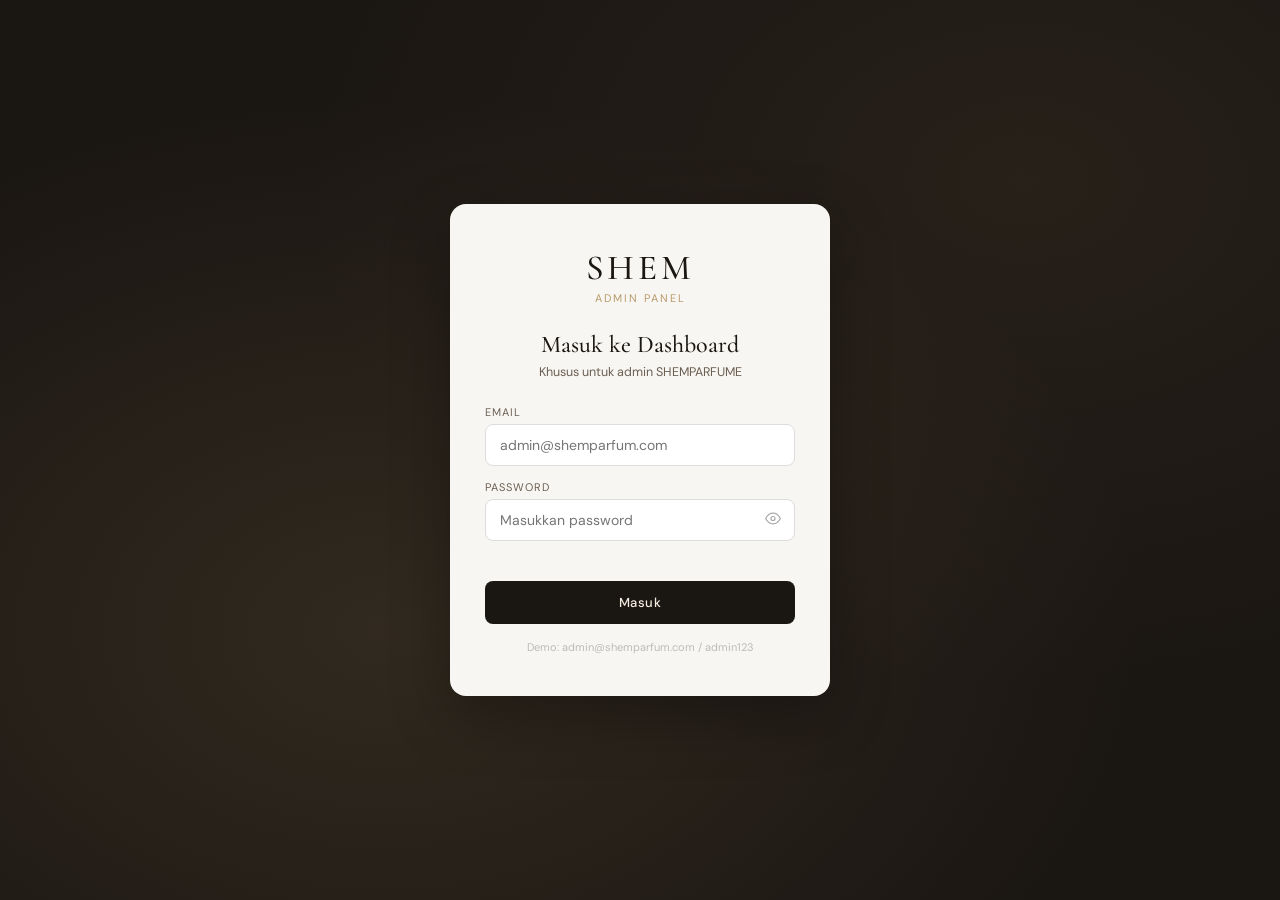
<file: frontend_admin/admin.html>
<!DOCTYPE html>
    <html lang="id">
    <head>
    <meta charset="UTF-8">
    <meta name="viewport" content="width=device-width, initial-scale=1.0">
    <title>SHEM Admin Dashboard</title>

    <link rel="preconnect" href="https://fonts.googleapis.com">
    <link rel="preconnect" href="https://fonts.gstatic.com" crossorigin>
    <link href="https://fonts.googleapis.com/css2?family=Cormorant+Garamond:ital,wght@0,400;0,500;1,400&family=DM+Sans:wght@300;400;500;600&display=swap" rel="stylesheet">

    <link rel="stylesheet" href="admin.css">
    </head>
    <body>

    <!-- ═══════════════════════════════════════ -->
    <!-- LOGIN GATE — tampil sebelum dashboard    -->
    <!-- ═══════════════════════════════════════ -->
    <div class="login-gate" id="loginGate">
        <div class="login-box">
        <div class="login-logo">
            <h1>SHEM</h1>
            <p>Admin Panel</p>
        </div>

        <h2 class="login-title">Masuk ke Dashboard</h2>
        <p class="login-sub">Khusus untuk admin SHEMPARFUME</p>

        <div class="login-form-group">
            <label>Email</label>
            <input class="login-field" type="email" id="adminEmail" placeholder="admin@shemparfum.com" />
        </div>

        <div class="login-form-group">
            <label>Password</label>
            <div class="login-pw-wrap">
            <input class="login-field" type="password" id="adminPassword" placeholder="Masukkan password" />
            <button class="login-toggle-pw" type="button" onclick="toggleAdminPw()">
                <svg width="16" height="16" fill="none" stroke="currentColor" stroke-width="1.8" viewBox="0 0 24 24"><path d="M1 12s4-8 11-8 11 8 11 8-4 8-11 8-11-8-11-8z"/><circle cx="12" cy="12" r="3"/></svg>
            </button>
            </div>
            <p class="login-error-msg" id="adminLoginError"></p>
        </div>

        <button class="login-submit-btn" id="adminLoginBtn" onclick="handleAdminLogin()">Masuk</button>

        <p class="login-hint">Demo: admin@shemparfum.com / admin123</p>
        </div>
    </div>

    <!-- ═══════════════════════════════════════ -->
    <!-- DASHBOARD — disembunyikan sampai user login   -->
    <!-- ═══════════════════════════════════════ -->
    <div class="container" id="adminContainer" style="display:none;">

        <!-- ═══ MOBILE MENU BUTTON & OVERLAY (buat tampilan sidebar hp) ═══ -->
        <button class="mobile-menu-btn" id="mobileMenuBtn" aria-label="Buka menu">☰</button>
        <div class="sidebar-overlay" id="sidebarOverlay"></div>

        <!-- ═══ SIDEBAR ═══ -->
        <aside class="sidebar" id="sidebarEl">
        <div class="logo">
            <h1>SHEM</h1>
            <p>Admin Panel</p>
        </div>

        <nav>
            <ul id="sidebarMenu">
            <li class="active" data-page="dashboard">Dashboard</li>
            <li data-page="produk">Produk</li>
            <li data-page="pesanan">Pesanan</li>
            <li data-page="pelanggan">Member</li>
            <li data-page="review">Review</li>
            </ul>
        </nav>

        <button class="logout-btn" id="logoutBtn">Logout</button>
        </aside>

        <!-- ═══ MAIN CONTENT ═══ -->
        <main class="content">

        <!-- ── DASHBOARD ── -->
        <section class="page active" id="page-dashboard">
            <div class="page-head">
            <div>
                <h2>Dashboard</h2>
                <p class="page-sub">Ringkasan performa toko SHEM hari ini</p>
            </div>
            <button class="midtrans-button" type="button" onclick="connectMidtrans()">Hubungkan Midtrans</button>
            </div>

            <div class="cards">
            <div class="card">
                <h3>Total Produk</h3>
                <span id="statProduk">0</span>
            </div>
            <div class="card">
                <h3>Total Order</h3>
                <span id="statOrder">0</span>
            </div>
            <div class="card">
                <h3>Revenue</h3>
                <span id="statRevenue">Rp0</span>
            </div>
            <div class="card">
                <h3>Pending Order</h3>
                <span id="statPending">0</span>
            </div>
            </div>

            <div class="table-box">
            <div class="table-header">
                <h3>Produk Terbaru</h3>
                <button onclick="goToPage('produk')">+ Tambah Produk</button>
            </div>
            <div class="table-scroll">
                <table>
                <thead><tr><th>Produk</th><th>Kategori</th><th>Harga</th><th>Status</th></tr></thead>
                <tbody id="dashboardProductTable"></tbody>
                </table>
            </div>
            </div>
        </section>

        <!-- ── PRODUK (CRUD) ── -->
        <section class="page" id="page-produk">
            <div class="page-head">
            <div>
                <h2>Produk</h2>
                <p class="page-sub">Kelola semua varian parfum SHEM</p>
            </div>
            </div>

            <div class="table-box">
            <div class="table-header">
                <h3>Daftar Produk <span class="count-badge" id="produkCount">0</span></h3>
                <div class="order-toolbar">
                <input class="filter-select" type="text" id="produkSearch" placeholder="Cari nama produk..." oninput="renderProduk()" />
                <button onclick="openProductModal()">+ Tambah Produk</button>
                </div>
            </div>
            <div class="table-scroll">
                <table>
                <thead><tr><th>Produk</th><th>Kategori</th><th>Harga</th><th>Ukuran</th><th>Badge</th><th>Aksi</th></tr></thead>
                <tbody id="produkTable"></tbody>
                </table>
            </div>
            </div>
        </section>

        <!-- ── PESANAN / TRANSAKSI ── -->
        <section class="page" id="page-pesanan">
            <div class="page-head">
            <div>
                <h2>Pesanan</h2>
                <p class="page-sub">Pantau dan kelola status transaksi member</p>
            </div>
            </div>

            <div class="cards">
            <div class="card">
                <h3>Lunas</h3>
                <span id="ordPaid">0</span>
            </div>
            <div class="card">
                <h3>Menunggu</h3>
                <span id="ordPending">0</span>
            </div>
            <div class="card">
                <h3>Gagal</h3>
                <span id="ordFailed">0</span>
            </div>
            </div>

            <div class="table-box">
            <div class="table-header">
                <h3>Semua Transaksi <span class="count-badge" id="pesananCount">0</span></h3>
                <div class="order-toolbar">
                <button class="midtrans-button" type="button" onclick="fetchMidtransOrders()">Tarik dari Midtrans</button>
                <select class="filter-select" id="orderFilter" onchange="renderPesanan()">
                <option value="all">Semua Status</option>
                <option value="paid">Lunas</option>
                <option value="pending">Menunggu</option>
                <option value="failed">Gagal</option>
                </select>
                </div>
            </div>
            <div class="table-scroll">
                <table>
                <thead><tr><th>ID Order</th><th>Pelanggan</th><th>Items</th><th>Alamat</th><th>Total</th><th>Pembayaran</th><th>Status</th><th>Aksi</th></tr></thead>
                <tbody id="pesananTable"></tbody>
                </table>
            </div>
            </div>
        </section>

        <!-- ── MEMBER ── -->
        <section class="page" id="page-pelanggan">
            <div class="page-head">
            <div>
                <h2>Member</h2>
                <p class="page-sub">Daftar member yang sudah terdaftar & kelola voucher</p>
            </div>
            </div>
            <div class="table-box">
            <div class="table-header">
                <h3>Member SHEM <span class="count-badge" id="pelangganCount">0</span></h3>
                <input class="filter-select" type="text" id="pelangganSearch" placeholder="Cari nama, email, atau no. HP..." oninput="renderPelanggan()" />
            </div>
            <div class="table-scroll">
                <table>
                <thead><tr><th>Nama</th><th>Email</th><th>No. HP</th><th>Bergabung</th><th>Voucher</th><th>Riwayat</th></tr></thead>
                <tbody id="pelangganTable"></tbody>
                </table>
            </div>
            </div>
        </section>

        <!-- ── REVIEW ── -->
        <section class="page" id="page-review">
            <div class="page-head">
            <div>
                <h2>Review</h2>
                <p class="page-sub">Ulasan dan rating dari pelanggan</p>
            </div>
            </div>
            <div class="table-box">
            <div class="table-header">
                <h3>Review Terbaru <span class="count-badge" id="reviewCount">0</span></h3>
                <select class="filter-select" id="reviewFilter" onchange="renderReview()">
                <option value="all">Semua</option>
                <option value="visible">Tampil</option>
                <option value="hidden">Disembunyikan</option>
                </select>
            </div>
            <div class="table-scroll">
                <table>
                <thead><tr><th>Pelanggan</th><th>Produk</th><th>Rating</th><th>Komentar</th><th>Balasan Admin</th><th>Status</th><th>Aksi</th></tr></thead>
                <tbody id="reviewTable"></tbody>
                </table>
            </div>
            </div>
        </section>

        </main>
    </div>

    <!-- ═══════════════════════════════════════ -->
    <!-- PRODUCT MODAL (Add / Edit) — CRUD       -->
    <!-- ═══════════════════════════════════════ -->
    <div class="admin-modal-overlay" id="productModalOverlay" onclick="handleProductModalClick(event)">
        <div class="admin-modal-box">
        <button class="admin-modal-close" onclick="closeProductModal()">✕</button>
        <h3 class="admin-modal-title" id="productModalTitle">Tambah Produk</h3>

        <div class="admin-form-row">
            <div class="admin-form-group">
            <label>Nama Produk</label>
            <input class="admin-field" type="text" id="pf_name" placeholder="contoh: Peace of Mind" />
            </div>
            <div class="admin-form-group">
            <label>Kategori</label>
            <select class="admin-field" id="pf_category">
                <option value="fresh">Fresh</option>
                <option value="floral">Floral</option>
                <option value="woody">Woody</option>
                <option value="oriental">Oriental</option>
            </select>
            </div>
        </div>

        <div class="admin-form-group">
            <label>Badge</label>
            <select class="admin-field" id="pf_badge">
            <option value="">Tidak ada</option>
            <option value="new">New</option>
            <option value="sale">Sale</option>
            </select>
        </div>

        <div class="admin-form-group">
            <label>Notes / Aroma</label>
            <input class="admin-field" type="text" id="pf_notes" placeholder="Fresh · Calm · Comforting" />
        </div>

        <div class="admin-form-group">
            <label>Deskripsi</label>
            <textarea class="admin-field admin-textarea" id="pf_desc" placeholder="Deskripsi produk..."></textarea>
        </div>

        <div class="admin-form-group">
            <label>Gambar Produk</label>
            <div class="upload-area" id="uploadArea" onclick="document.getElementById('pf_img_file').click()">
            <input type="file" id="pf_img_file" accept="image/*" style="display:none;" onchange="handleImageUpload(event)" />
            <div class="upload-preview" id="uploadPreview">
                <span class="upload-icon">📷</span>
                <p class="upload-text">Klik untuk upload gambar</p>
                <p class="upload-sub">JPG, PNG, WEBP — Max 2MB</p>
            </div>
            </div>
            <input type="hidden" id="pf_img" />
        </div>

        <div class="admin-form-group">
            <label>Ukuran & Harga</label>
            <div class="size-price-row">
            <label class="size-price-item">
                <input type="checkbox" id="pf_size10" value="10ml" onchange="updateSizePricePreview()" />
                <span class="size-label">10ml</span>
                <span class="size-price-tag">Rp 100.000</span>
            </label>
            <label class="size-price-item">
                <input type="checkbox" id="pf_size55" value="55ml" checked onchange="updateSizePricePreview()" />
                <span class="size-label">55ml</span>
                <span class="size-price-tag">Rp 350.000</span>
            </label>
            </div>
            <div class="size-price-preview" id="sizePricePreview"></div>
        </div>

        <p class="admin-error-msg" id="productFormError"></p>

        <button class="admin-save-btn" id="productSaveBtn" onclick="saveProduct()">Simpan Produk</button>
        </div>
    </div>

    <!-- ═══════════════════════════════════════ -->
    <!-- ORDER DETAIL MODAL                       -->
    <!-- ═══════════════════════════════════════ -->
    <div class="admin-modal-overlay" id="orderModalOverlay" onclick="handleOrderModalClick(event)">
        <div class="admin-modal-box">
        <button class="admin-modal-close" onclick="closeOrderModal()">✕</button>
        <h3 class="admin-modal-title">Detail Pesanan</h3>
        <div id="orderDetailContent"></div>
        </div>
    </div>

    <!-- TOAST -->
    <div class="admin-toast" id="adminToast"></div>

    <script src="admin.js"></script>
    </body>
    </html>
</file>
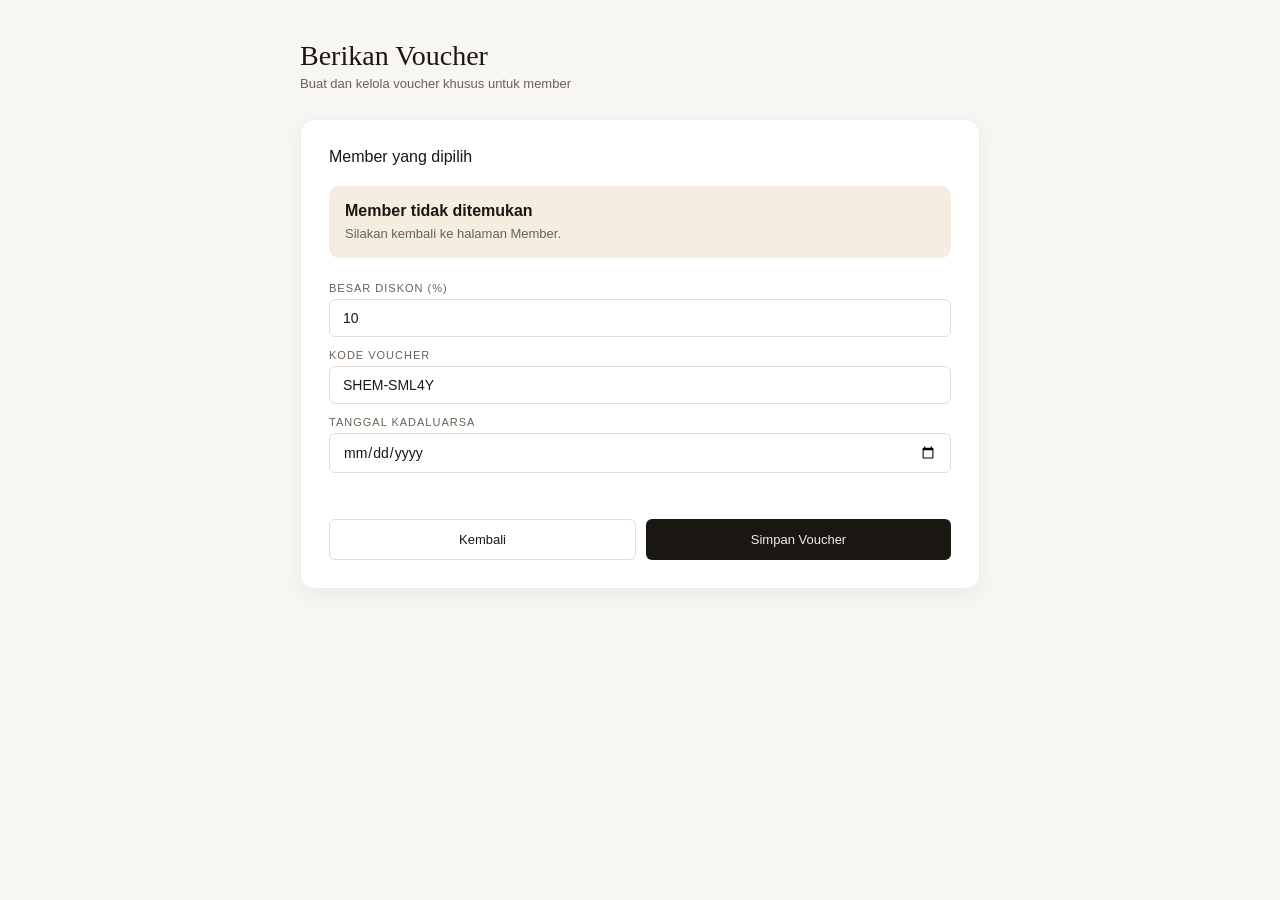
<file: frontend_admin/voucher.html>
<!DOCTYPE html>
    <html lang="id">
    <head>
    <meta charset="UTF-8" />
    <meta name="viewport" content="width=device-width, initial-scale=1.0" />
    <title>Berikan Voucher — SHEM Admin</title>
    <link rel="stylesheet" href="admin.css" />
    <style>
        .voucher-page { max-width: 760px; margin: 0 auto; }
        .voucher-card { background: var(--white); border: .5px solid #eee; border-radius: 14px; padding: 28px; box-shadow: 0 6px 20px rgba(26,22,18,.05); }
        .voucher-card h3 { font-size: 16px; font-weight: 500; margin-bottom: 20px; }
        .voucher-member { background: var(--gold-pale); border-radius: 10px; padding: 16px; margin-bottom: 24px; }
        .voucher-member strong { display: block; font-size: 16px; margin-bottom: 4px; }
        .voucher-member span { color: var(--mid); font-size: 13px; }
        .voucher-actions { display: flex; gap: 10px; margin-top: 20px; }
        .voucher-actions button { flex: 1; }
        .secondary-btn { padding: 12px; background: transparent; color: var(--dark); border: .5px solid #ddd; border-radius: 6px; font: 500 13px 'DM Sans', sans-serif; cursor: pointer; }
        .secondary-btn:hover { border-color: var(--gold); background: var(--gold-pale); }
        .voucher-result { display:none; margin-top: 20px; padding: 16px; border-radius: 8px; background: #eaf6ec; color: var(--green); font-size: 13px; }
        @media (max-width: 600px) { .voucher-page { padding: 0; } .voucher-card { padding: 20px; } .voucher-actions { flex-direction: column-reverse; } }
    </style>
    </head>
    <body>
    <main class="content voucher-page">
        <div class="page-head">
        <div>
            <h2>Berikan Voucher</h2>
            <p class="page-sub">Buat dan kelola voucher khusus untuk member</p>
        </div>
        </div>
        <section class="voucher-card">
        <h3>Member yang dipilih</h3>
        <div class="voucher-member">
            <strong id="memberName">Memuat member...</strong>
            <span id="memberEmail"></span>
        </div>
        <div class="admin-form-group">
            <label for="discount">Besar Diskon (%)</label>
            <input class="admin-field" id="discount" type="number" min="1" max="100" value="10" />
        </div>
        <div class="admin-form-group">
            <label for="voucherCode">Kode Voucher</label>
            <input class="admin-field" id="voucherCode" type="text" placeholder="Contoh: SHEM-HEMAT10" />
        </div>
        <div class="admin-form-group">
            <label for="expiry">Tanggal Kadaluarsa</label>
            <input class="admin-field" id="expiry" type="date" />
        </div>
        <p class="admin-error-msg" id="formError"></p>
        <div class="voucher-actions">
            <button class="secondary-btn" type="button" onclick="history.back()">Kembali</button>
            <button class="admin-save-btn" type="button" onclick="saveVoucher()">Simpan Voucher</button>
        </div>
        <div class="voucher-result" id="result"></div>
        </section>
    </main>
    <script>
        // Kunci localStorage yang sama dipakai di admin.js — supaya data member
        // (dan voucher yang disimpan di sini) selalu sinkron dengan admin.html.
        const CUSTOMERS_STORAGE_KEY = 'shem_admin_customers';
        function getCustomers() {
        try {
            const saved = localStorage.getItem(CUSTOMERS_STORAGE_KEY);
            if (saved) return JSON.parse(saved);
        } catch (e) {}
        return [];
        }
        const customers = getCustomers();
        const id = new URLSearchParams(location.search).get('customer_id');
        const member = customers.find(c => String(c.id) === String(id));
        document.getElementById('memberName').textContent = member ? member.name : 'Member tidak ditemukan';
        document.getElementById('memberEmail').textContent = member ? member.email : 'Silakan kembali ke halaman Member.';
        document.getElementById('voucherCode').value = 'SHEM-' + Math.random().toString(36).slice(2, 7).toUpperCase();
        function saveVoucher() {
        const discount = Number(document.getElementById('discount').value);
        const code = document.getElementById('voucherCode').value.trim().toUpperCase();
        const error = document.getElementById('formError');
        error.textContent = '';
        if (!member) { error.textContent = 'Member tidak ditemukan.'; return; }
        if (!discount || discount < 1 || discount > 100) { error.textContent = 'Diskon harus berada di antara 1–100%.'; return; }
        if (!code) { error.textContent = 'Kode voucher wajib diisi.'; return; }
        member.voucher = { code: code, discount: discount };
        localStorage.setItem(CUSTOMERS_STORAGE_KEY, JSON.stringify(customers));

        const result = document.getElementById('result');
        result.style.display = 'block';
        result.textContent = 'Voucher ' + code + ' sebesar ' + discount + '% berhasil disimpan untuk ' + member.name + '.';
        }
    </script>
    </body>
    </html>
</file>
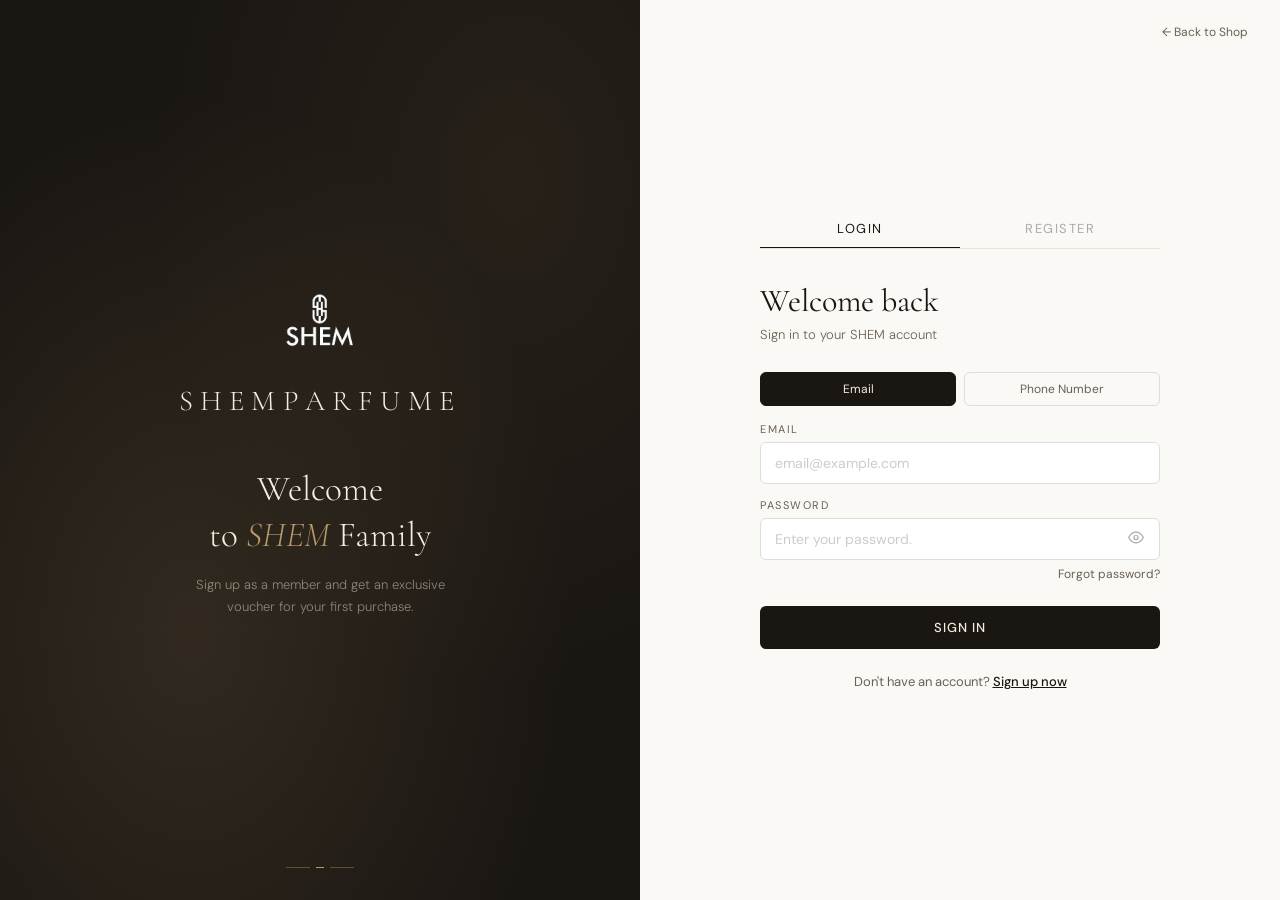
<file: frontend/loginregister/login.html>
<!DOCTYPE html>
    <html lang="en">
    <head>
    <meta charset="UTF-8" />
    <meta name="viewport" content="width=device-width, initial-scale=1.0" />
    <title>SHEMPARFUME — Login</title>
    <link href="https://fonts.googleapis.com/css2?family=Cormorant+Garamond:ital,wght@0,300;0,400;0,500;1,300;1,400&family=DM+Sans:wght@300;400;500&display=swap" rel="stylesheet" />
    <link rel="stylesheet" href="login.css">
    </head>
    <body>

    <a href="../../index.html" class="back-home">
        ← Back to Shop
    </a>

    <!-- Left Panel -->
    <div class="left-panel">
        <div class="left-logo">
        <img src="../../asset/logoshemputih.png" alt="SHEM" />
        <div class="left-logo-name">SHEMPARFUME</div>
        </div>
        <div class="left-tagline">
        <h2>Welcome<br>to <em>SHEM</em> Family</h2>
        <p>Sign up as a member and get an exclusive voucher for your first purchase.</p>
        </div>
        <div class="left-deco">
        <span></span><span></span><span></span>
        </div>
    </div>

    <!-- Right Panel -->
    <div class="right-panel">
        <div class="auth-box">

        <!-- Tabs -->
        <div class="auth-tabs">
            <button class="auth-tab active" onclick="switchTab('login')">Login</button>
            <button class="auth-tab" onclick="switchTab('register')">Register</button>
        </div>

        <!-- ── LOGIN FORM ── -->
        <div class="auth-form active" id="formLogin">
            <h2 class="auth-title">Welcome back</h2>
            <p class="auth-subtitle">Sign in to your SHEM account</p>

            <div class="login-method">
            <button class="method-btn active" onclick="switchMethod('email', this)">Email</button>
            <button class="method-btn" onclick="switchMethod('phone', this)">Phone Number</button>
            </div>

            <div class="form-group" id="loginEmailGroup">
            <label class="form-label">Email</label>
            <input class="form-input" type="email" id="loginEmail" placeholder="email@example.com" />
            </div>

            <div class="form-group" id="loginPhoneGroup" style="display:none;">
            <label class="form-label">Phone Number</label>
            <input class="form-input" type="tel" id="loginPhone" placeholder="08xxxxxxxxxx" />
            </div>

            <div class="form-group">
            <label class="form-label">Password</label>
            <div class="password-wrap">
                <input class="form-input" type="password" id="loginPassword" placeholder="Enter your password." />
                <button class="toggle-pw" onclick="togglePassword('loginPassword', this)" type="button">
                <svg width="16" height="16" fill="none" stroke="currentColor" stroke-width="1.8" viewBox="0 0 24 24"><path d="M1 12s4-8 11-8 11 8 11 8-4 8-11 8-11-8-11-8z"/><circle cx="12" cy="12" r="3"/></svg>
                </button>
            </div>
            </div>

            <a href="#" class="forgot-link" onclick="showForgot(); return false;">Forgot password?</a>

            <button class="btn-submit" onclick="handleLogin()">Sign In</button>

            <div class="auth-switch">
            Don't have an account? <button onclick="switchTab('register')">Sign up now</button>
            </div>
        </div>

        <!-- ── REGISTER FORM ── -->
        <div class="auth-form" id="formRegister">
            <h2 class="auth-title">Create Account</h2>
            <p class="auth-subtitle">Sign up and enjoy exclusive benefits as a SHEM member</p>

            <div class="form-row">
            <div class="form-group">
                <label class="form-label">Full Name</label>
                <input class="form-input" type="text" id="regName" placeholder="Your full name" />
            </div>
            <div class="form-group">
                <label class="form-label">Date of Birth</label>
                <input class="form-input" type="date" id="regDob" />
            </div>
            </div>

            <div class="form-group">
            <label class="form-label">Email</label>
            <input class="form-input" type="email" id="regEmail" placeholder="email@example.com" />
            </div>

            <div class="form-group">
            <label class="form-label">Phone Number</label>
            <input class="form-input" type="tel" id="regPhone" placeholder="08xxxxxxxxxx" />
            </div>

            <div class="form-group">
            <label class="form-label">Address</label>
            <input class="form-input" type="text" id="regAddress" placeholder="1 Example Street, City" />
            </div>

            <div class="form-group">
            <label class="form-label">Password</label>
            <div class="password-wrap">
                <input class="form-input" type="password" id="regPassword" placeholder="Min. 8 characters" />
                <button class="toggle-pw" onclick="togglePassword('regPassword', this)" type="button">
                <svg width="16" height="16" fill="none" stroke="currentColor" stroke-width="1.8" viewBox="0 0 24 24"><path d="M1 12s4-8 11-8 11 8 11 8-4 8-11 8-11-8-11-8z"/><circle cx="12" cy="12" r="3"/></svg>
                </button>
            </div>
            </div>

            <div class="form-group">
            <label class="form-label">Confirm Password</label>
            <div class="password-wrap">
                <input class="form-input" type="password" id="regConfirm" placeholder="Re-enter password" />
                <button class="toggle-pw" onclick="togglePassword('regConfirm', this)" type="button">
                <svg width="16" height="16" fill="none" stroke="currentColor" stroke-width="1.8" viewBox="0 0 24 24"><path d="M1 12s4-8 11-8 11 8 11 8-4 8-11 8-11-8-11-8z"/><circle cx="12" cy="12" r="3"/></svg>
                </button>
            </div>
            </div>

            <button class="btn-submit" onclick="handleRegister()">Sign Up Now</button>

            <div class="auth-switch">
            Already have an account? <button onclick="switchTab('login')">Log in here</button>
            </div>
        </div>

        <!-- ── FORGOT PASSWORD FORM ── -->
        <div class="auth-form" id="formForgot">
            <button class="back-btn" onclick="showLogin()">← Back to Login</button>
            <h2 class="auth-title">Forgot Password?</h2>
            <p class="auth-subtitle">Enter your email and we will send you a link to reset your password.</p>

            <div class="form-group">
            <label class="form-label">Email</label>
            <input class="form-input" type="email" id="forgotEmail" placeholder="email@example.com" />
            </div>

            <button class="btn-submit" onclick="handleForgot()">Send Reset Link</button>
        </div>

        <!-- ── SUCCESS STATE ── -->
        <div class="auth-form" id="formSuccess">
            <div class="success-box">
            <div class="success-icon">
                <svg width="24" height="24" fill="none" stroke="#2d7a3a" stroke-width="2" viewBox="0 0 24 24"><path d="M20 6 9 17l-5-5"/></svg>
            </div>
            <h3 id="successTitle">Registration Successful!</h3>
            <p id="successMsg">Your SHEM account is now active. Check your profile for exclusive vouchers!
            <button class="btn-submit" style="margin-top:1.5rem;" onclick="goToProfile()">View Profile & Voucher →</button>
            </div>
        </div>

        </div>
    </div>

    <script src="login.js"></script>
    </body>
    </html>
</file>
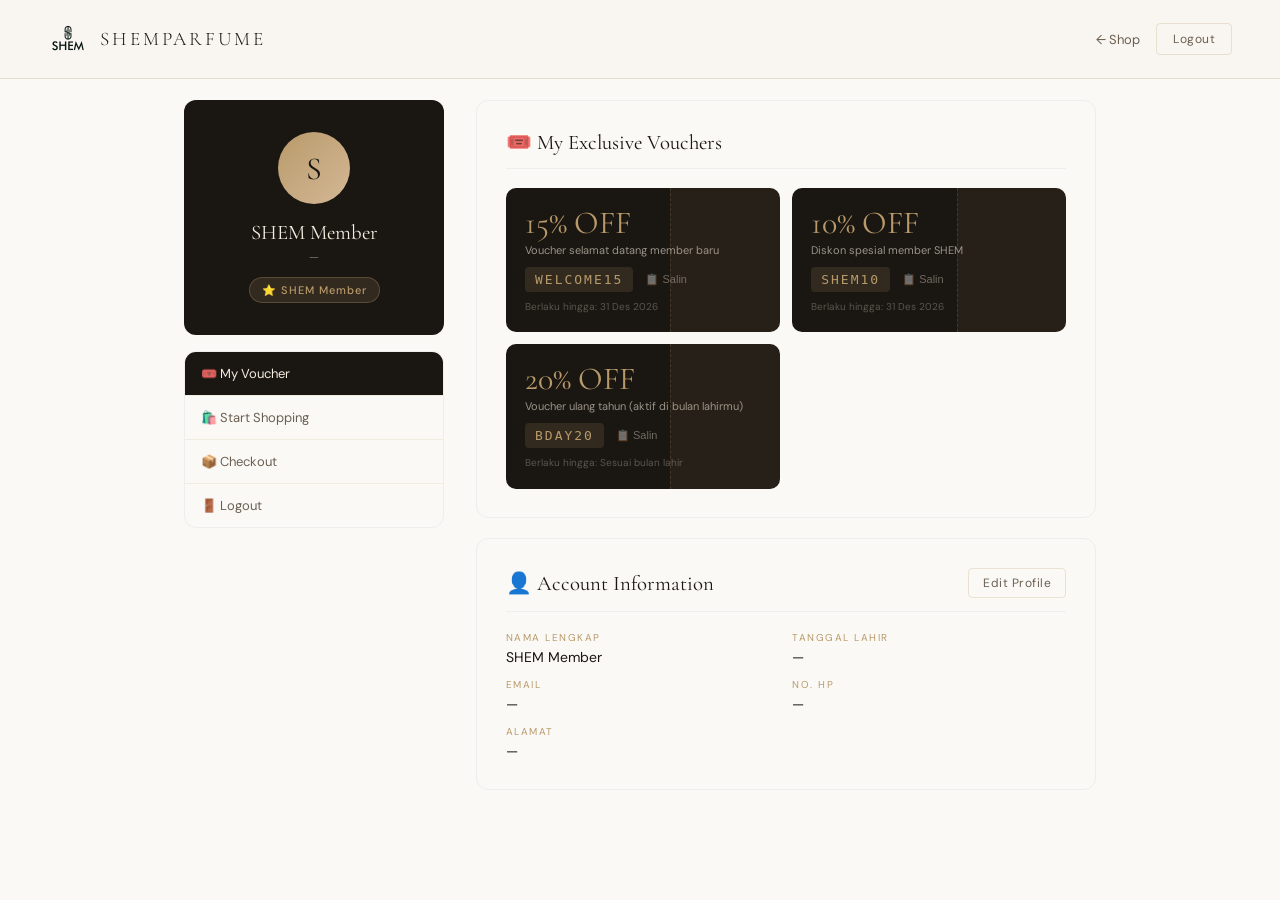
<file: frontend/profile/profile.html>
<!DOCTYPE html>
    <html lang="en">
    <head>
    <meta charset="UTF-8" />
    <meta name="viewport" content="width=device-width, initial-scale=1.0" />
    <title>SHEMPARFUME — Profil Member</title>
    <link href="https://fonts.googleapis.com/css2?family=Cormorant+Garamond:ital,wght@0,300;0,400;0,500;1,300;1,400&family=DM+Sans:wght@300;400;500&display=swap" rel="stylesheet" />
    <link rel="stylesheet" href="profile.css">
    </head>
    <body>

    <!-- Nav -->
    <nav>
        <a href="../../index.html" class="nav-logo">
        <img src="../../asset/shem.png" alt="SHEM" />
        SHEMPARFUME
        </a>
        <div class="nav-right">
        <a href="../../index.html" style="font-size:13px;color:var(--mid);text-decoration:none;">← Shop</a>
        <button class="btn-logout" onclick="handleLogout()">Logout</button>
        </div>
    </nav>

    <div class="profile-layout">

        <!-- Sidebar -->
        <aside class="profile-sidebar">
        <div class="profile-card">
            <div class="profile-avatar" id="profileAvatar">?</div>
            <div class="profile-name" id="profileName">Loading...</div>
            <div class="profile-email" id="profileEmail">—</div>
            <div class="member-badge">⭐ SHEM Member</div>
        </div>

        <div class="sidebar-menu">
            <div class="sidebar-item active">🎟️ My Voucher</div>
            <div class="sidebar-item" onclick="window.location.href='index.html'">🛍️ Start Shopping</div>
            <div class="sidebar-item" onclick="window.location.href='form.html'">📦 Checkout</div>
            <div class="sidebar-item" onclick="handleLogout()">🚪 Logout</div>
        </div>
        </aside>

        <!-- Main -->
        <main class="profile-main">

        <!-- Voucher Section -->
        <div class="section-card">
            <div class="section-card-title">
            <span>🎟️ My Exclusive Vouchers</span>
            </div>
            <div class="voucher-grid" id="voucherGrid">
            <!-- Diisi oleh JS -->
            </div>
        </div>

        <!-- Profile Info -->
        <div class="section-card">
            <div class="section-card-title">
            <span>👤 Account Information</span>
            <button class="edit-btn" onclick="openEditProfile()">Edit Profile</button>
            </div>
            <div class="info-grid" id="profileInfo">
            <!-- Diisi oleh JS -->
            </div>
        </div>

        </main>
    </div>

    <div class="toast" id="toast"></div>

        <!-- EDIT PROFILE MODAL -->
    <div class="edit-overlay" id="editProfileOverlay" onclick="handleEditClick(event)">
    <div class="edit-box">
        <button class="edit-close" onclick="closeEditProfile()">✕</button>
        <h3 class="edit-title">Edit Profil</h3>
        <p class="edit-subtitle">Perbarui informasi akun member kamu</p>

        <div class="edit-form-group">
        <label>Nama Lengkap</label>
        <input class="edit-field" type="text" id="editName" placeholder="Nama kamu" />
        </div>

        <div class="edit-form-row">
        <div class="edit-form-group">
            <label>Tanggal Lahir</label>
            <input class="edit-field" type="date" id="editDob" />
        </div>
        <div class="edit-form-group">
            <label>No. HP</label>
            <input class="edit-field" type="tel" id="editPhone" placeholder="08xxxxxxxxxx" />
        </div>
        </div>

        <div class="edit-form-group">
        <label>Email</label>
        <input class="edit-field" type="email" id="editEmail" placeholder="email@example.com" />
        </div>

        <div class="edit-form-group">
        <label>Alamat</label>
        <input class="edit-field" type="text" id="editAddress" placeholder="Jl. Contoh No. 1, Kota" />
        </div>

        <button class="edit-save-btn" id="editSaveBtn" onclick="saveEditProfile()">Simpan Perubahan</button>
    </div>
    </div>

    <script src="profile.js"></script>
    </body>
    </html>
</file>
<file: frontend_admin/admin.css>
*, *::before, *::after {
    margin: 0;
    padding: 0;
    box-sizing: border-box;
    }

    :root {
    --gold: #b89a6a;
    --gold-light: #d4b896;
    --gold-pale: #f5ede0;
    --dark: #1a1612;
    --dark-soft: #2e2820;
    --mid: #6b5f52;
    --light: #f8f6f3;
    --white: #ffffff;
    --border: rgba(184,154,106,0.2);
    --green: #2d7a3a;
    --red: #c0392b;
    }

    body {
    font-family: 'DM Sans', sans-serif;
    background: var(--light);
    color: var(--dark);
    }

    /* ═══════════════════════════════ */
    /* LOGIN GATE                       */
    /* ═══════════════════════════════ */
    .login-gate {
    position: fixed;
    inset: 0;
    background: var(--dark);
    z-index: 2000;
    display: flex;
    align-items: center;
    justify-content: center;
    padding: 1rem;
    }

    .login-gate::before {
    content: '';
    position: absolute;
    inset: 0;
    background: radial-gradient(ellipse at 30% 70%, rgba(184,154,106,0.15) 0%, transparent 60%),
                radial-gradient(ellipse at 80% 20%, rgba(184,154,106,0.08) 0%, transparent 50%);
    }

    .login-box {
    position: relative;
    background: var(--light);
    border-radius: 16px;
    padding: 2.6rem 2.2rem;
    max-width: 380px;
    width: 100%;
    box-shadow: 0 20px 60px rgba(0,0,0,0.3);
    }

    .login-logo {
    text-align: center;
    margin-bottom: 1.6rem;
    }

    .login-logo h1 {
    font-family: 'Cormorant Garamond', serif;
    font-size: 2.2rem;
    font-weight: 500;
    color: var(--dark);
    letter-spacing: 0.1em;
    }

    .login-logo p {
    font-size: 11px;
    letter-spacing: 2px;
    text-transform: uppercase;
    color: var(--gold);
    margin-top: 2px;
    }

    .login-title {
    font-family: 'Cormorant Garamond', serif;
    font-size: 1.5rem;
    font-weight: 500;
    text-align: center;
    margin-bottom: 0.3rem;
    }

    .login-sub {
    font-size: 12.5px;
    color: var(--mid);
    text-align: center;
    margin-bottom: 1.6rem;
    }

    .login-form-group { margin-bottom: 14px; }

    .login-form-group label {
    display: block;
    font-size: 11px;
    letter-spacing: 1px;
    text-transform: uppercase;
    color: var(--mid);
    margin-bottom: 5px;
    }

    .login-field {
    width: 100%;
    padding: 11px 14px;
    border: 0.5px solid #ddd;
    border-radius: 8px;
    font-family: 'DM Sans', sans-serif;
    font-size: 14px;
    background: var(--white);
    color: var(--dark);
    outline: none;
    transition: border-color 0.2s;
    }

    .login-field:focus { border-color: var(--gold); }

    .login-pw-wrap { position: relative; }
    .login-pw-wrap .login-field { padding-right: 42px; }

    .login-toggle-pw {
    position: absolute;
    right: 10px; top: 50%;
    transform: translateY(-50%);
    background: none; border: none;
    color: #aaa; cursor: pointer; padding: 4px;
    }

    .login-error-msg {
    font-size: 11px;
    color: var(--red);
    margin-top: 6px;
    min-height: 14px;
    }

    .login-submit-btn {
    width: 100%;
    padding: 13px;
    background: var(--dark);
    color: var(--gold-pale);
    border: none;
    border-radius: 8px;
    font-family: 'DM Sans', sans-serif;
    font-size: 13px;
    font-weight: 500;
    letter-spacing: 0.5px;
    cursor: pointer;
    margin-top: 6px;
    transition: background 0.2s;
    }

    .login-submit-btn:hover { background: var(--dark-soft); }
    .login-submit-btn:disabled { opacity: 0.6; cursor: not-allowed; }

    .login-hint {
    text-align: center;
    font-size: 11px;
    color: #bbb;
    margin-top: 16px;
    }

    /* ═══════════════════════════════ */
    /* LAYOUT                           */
    /* ═══════════════════════════════ */
    .container { display: flex; min-height: 100vh; }

    .sidebar {
    width: 260px;
    background: var(--dark);
    color: var(--gold-pale);
    padding: 30px;
    display: flex;
    flex-direction: column;
    justify-content: space-between;
    position: sticky;
    top: 0;
    height: 100vh;
    }

    .logo h1 {
    font-family: 'Cormorant Garamond', serif;
    color: var(--gold);
    font-size: 38px;
    font-weight: 500;
    letter-spacing: 0.05em;
    }

    .logo p {
    color: rgba(240,232,216,0.45);
    font-size: 12px;
    letter-spacing: 1.5px;
    text-transform: uppercase;
    margin-top: 2px;
    }

    .sidebar ul { list-style: none; margin-top: 40px; }

    .sidebar li {
    padding: 13px 15px;
    border-radius: 8px;
    margin-bottom: 6px;
    cursor: pointer;
    transition: 0.2s;
    font-size: 14px;
    color: rgba(240,232,216,0.7);
    }

    .sidebar li:hover { background: rgba(184,154,106,0.12); color: var(--gold-pale); }
    .sidebar li.active { background: var(--gold); color: var(--dark); font-weight: 500; }

    .logout-btn {
    padding: 12px;
    border: 0.5px solid rgba(184,154,106,0.3);
    border-radius: 8px;
    background: transparent;
    color: var(--gold-pale);
    font-family: 'DM Sans', sans-serif;
    font-weight: 500;
    font-size: 13px;
    cursor: pointer;
    transition: all 0.2s;
    }

    .logout-btn:hover { background: var(--gold); color: var(--dark); border-color: var(--gold); }

    .content { flex: 1; padding: 40px; max-width: 100%; overflow-x: hidden; }

    .page { display: none; }
    .page.active { display: block; animation: pageFade 0.3s ease; }

    @keyframes pageFade {
    from { opacity: 0; transform: translateY(8px); }
    to   { opacity: 1; transform: translateY(0); }
    }

    .page-head {
    display: flex;
    justify-content: space-between;
    align-items: flex-start;
    margin-bottom: 28px;
    }

    .page-head h2 {
    font-family: 'Cormorant Garamond', serif;
    font-size: 28px;
    font-weight: 500;
    color: var(--dark);
    }

    .page-sub { font-size: 13px; color: var(--mid); margin-top: 4px; }

    .midtrans-button { background: var(--dark); color: var(--gold-pale); border: none; padding: 10px 16px; border-radius: 999px; cursor: pointer; font: 500 12px 'DM Sans', sans-serif; transition: background .2s, transform .2s; }
    .midtrans-button:hover { background: var(--dark-soft); transform: translateY(-1px); }
    .midtrans-button:disabled { opacity: .6; cursor: wait; transform: none; }
    .order-toolbar { display: flex; align-items: center; gap: 10px; flex-wrap: wrap; }

    /* ═══ STAT CARDS ═══ */
    .cards {
    display: grid;
    grid-template-columns: repeat(auto-fit, minmax(220px, 1fr));
    gap: 18px;
    margin-bottom: 30px;
    }

    .card {
    background: var(--white);
    border-radius: 14px;
    padding: 22px;
    box-shadow: 0 6px 20px rgba(26,22,18,0.05);
    border: 0.5px solid #eee;
    }

    .card h3 {
    font-size: 12px;
    letter-spacing: 0.5px;
    color: var(--mid);
    margin-bottom: 10px;
    font-weight: 400;
    }

    .card span {
    font-family: 'Cormorant Garamond', serif;
    font-size: 28px;
    font-weight: 500;
    color: var(--dark);
    }

    /* ═══ TABLE BOX ═══ */
    .table-box {
    background: var(--white);
    padding: 24px;
    border-radius: 14px;
    box-shadow: 0 6px 20px rgba(26,22,18,0.05);
    border: 0.5px solid #eee;
    margin-bottom: 24px;
    }

    .table-header {
    display: flex;
    justify-content: space-between;
    align-items: center;
    margin-bottom: 18px;
    flex-wrap: wrap;
    gap: 10px;
    }

    .table-header h3 {
    font-size: 15px;
    font-weight: 500;
    display: flex;
    align-items: center;
    gap: 8px;
    }

    .count-badge {
    background: var(--gold-pale);
    color: var(--gold);
    font-size: 11px;
    font-weight: 600;
    padding: 2px 9px;
    border-radius: 20px;
    }

    .table-header button {
    background: var(--dark);
    color: var(--gold-pale);
    border: none;
    padding: 10px 18px;
    border-radius: 8px;
    cursor: pointer;
    font-weight: 500;
    font-size: 13px;
    font-family: 'DM Sans', sans-serif;
    transition: background 0.2s;
    }

    .table-header button:hover { background: var(--dark-soft); }

    .filter-select {
    padding: 8px 12px;
    border: 0.5px solid #ddd;
    border-radius: 8px;
    font-family: 'DM Sans', sans-serif;
    font-size: 12px;
    background: var(--white);
    color: var(--dark);
    min-width: 200px;
    }

    .table-scroll { overflow-x: auto; }

    table { width: 100%; border-collapse: collapse; font-size: 13px; }

    th { background: var(--dark); color: var(--gold-pale); font-weight: 500; white-space: nowrap; }

    th, td {
    padding: 13px 15px;
    text-align: left;
    border-bottom: 0.5px solid #f0ece0;
    }

    th:first-child { border-radius: 8px 0 0 0; }
    th:last-child  { border-radius: 0 8px 0 0; }

    tr:hover td { background: #fbfaf8; }

    td .prod-thumb {
    width: 34px; height: 34px;
    border-radius: 6px;
    object-fit: cover;
    vertical-align: middle;
    margin-right: 8px;
    }

    td .prod-cell { display: flex; align-items: center; }

    .pill {
    display: inline-block;
    padding: 3px 10px;
    border-radius: 20px;
    font-size: 11px;
    font-weight: 600;
    letter-spacing: 0.3px;
    }

    .pill.active  { background: #eaf6ec; color: var(--green); }
    .pill.pending { background: #fdf3e0; color: #a9760f; }
    .pill.paid    { background: #eaf6ec; color: var(--green); }
    .pill.failed  { background: #fdecea; color: var(--red); }
    .pill.new     { background: var(--gold-pale); color: var(--gold); }
    .pill.sale    { background: #fdecea; color: var(--red); }
    .pill.none    { background: #f0ece0; color: #aaa; }

    .stars { color: var(--gold); letter-spacing: 1px; }

    .row-actions { display: flex; gap: 8px; }

    .icon-btn {
    background: none;
    border: 0.5px solid #eee;
    border-radius: 6px;
    width: 30px; height: 30px;
    cursor: pointer;
    font-size: 13px;
    transition: all 0.2s;
    }

    .icon-btn:hover { background: var(--gold-pale); border-color: var(--gold); }
    .icon-btn.delete:hover { background: #fdecea; border-color: var(--red); }

    .empty-state { text-align: center; padding: 50px 20px; color: var(--mid); }
    .empty-icon { font-size: 36px; margin-bottom: 10px; }
    .empty-sub { font-size: 12px; color: #bbb; margin-top: 4px; }

    .settings-box { display: flex; flex-direction: column; gap: 4px; }

    .setting-row {
    display: flex;
    justify-content: space-between;
    align-items: center;
    padding: 16px 0;
    border-bottom: 0.5px solid #f0ece0;
    }

    .setting-row:last-child { border-bottom: none; }
    .setting-row h4 { font-size: 14px; font-weight: 500; margin-bottom: 3px; }
    .setting-row p { font-size: 12px; color: var(--mid); }

    .status-pill { font-size: 11px; font-weight: 600; padding: 4px 12px; border-radius: 20px; }
    .status-pill.on  { background: #eaf6ec; color: var(--green); }
    .status-pill.off { background: #f0ece0; color: var(--mid); }

    /* ═══════════════════════════════ */
    /* MODAL (Product / Order)          */
    /* ═══════════════════════════════ */
    .admin-modal-overlay {
    position: fixed;
    inset: 0;
    background: rgba(26,22,18,0.55);
    z-index: 1500;
    display: flex;
    align-items: center;
    justify-content: center;
    padding: 1rem;
    opacity: 0;
    pointer-events: none;
    transition: opacity 0.25s ease;
    }

    .admin-modal-overlay.open { opacity: 1; pointer-events: all; }

    .admin-modal-box {
    background: var(--light);
    border-radius: 14px;
    padding: 2rem 1.8rem;
    max-width: 480px;
    width: 100%;
    max-height: 88vh;
    overflow-y: auto;
    position: relative;
    transform: translateY(16px);
    transition: transform 0.25s ease;
    }

    .admin-modal-overlay.open .admin-modal-box { transform: translateY(0); }

    .admin-modal-close {
    position: absolute;
    top: 1rem; right: 1rem;
    background: none; border: none;
    font-size: 16px; cursor: pointer;
    width: 30px; height: 30px;
    border-radius: 50%;
    transition: background 0.2s;
    }

    .admin-modal-close:hover { background: #ece8e0; }

    .admin-modal-title {
    font-family: 'Cormorant Garamond', serif;
    font-size: 1.4rem;
    font-weight: 500;
    margin-bottom: 1.3rem;
    }

    .admin-form-row { display: grid; grid-template-columns: 1fr 1fr; gap: 12px; }

    .admin-form-group { margin-bottom: 12px; }

    .admin-form-group label {
    display: block;
    font-size: 11px;
    letter-spacing: 1px;
    text-transform: uppercase;
    color: var(--mid);
    margin-bottom: 5px;
    }

    .admin-field {
    width: 100%;
    padding: 10px 13px;
    border: 0.5px solid #ddd;
    border-radius: 6px;
    font-family: 'DM Sans', sans-serif;
    font-size: 14px;
    background: var(--white);
    color: var(--dark);
    outline: none;
    transition: border-color 0.2s;
    }

    .admin-field:focus { border-color: var(--gold); }

    .admin-textarea { min-height: 80px; resize: vertical; }

    .admin-checkbox-row { display: flex; gap: 16px; font-size: 13px; }
    .admin-checkbox-row label { display: flex; align-items: center; gap: 6px; cursor: pointer; }

    .admin-error-msg { font-size: 12px; color: var(--red); margin-bottom: 8px; min-height: 14px; }

    .admin-save-btn {
    width: 100%;
    padding: 12px;
    background: var(--dark);
    color: var(--gold-pale);
    border: none;
    border-radius: 6px;
    font-family: 'DM Sans', sans-serif;
    font-size: 13px;
    font-weight: 500;
    cursor: pointer;
    transition: background 0.2s;
    }

    .admin-save-btn:hover { background: var(--dark-soft); }

    /* Order detail content */
    .order-detail-row {
    display: flex;
    justify-content: space-between;
    padding: 8px 0;
    border-bottom: 0.5px solid #f0ece0;
    font-size: 13px;
    }

    .order-detail-row span:first-child { color: var(--mid); }
    .order-detail-row span:last-child { font-weight: 500; }

    .order-status-select {
    width: 100%;
    margin-top: 16px;
    padding: 10px;
    border: 0.5px solid #ddd;
    border-radius: 6px;
    font-family: 'DM Sans', sans-serif;
    font-size: 13px;
    }

    /* ── Toast ── */
    .admin-toast {
    position: fixed;
    bottom: 24px; left: 50%;
    transform: translateX(-50%) translateY(60px);
    background: var(--dark);
    color: var(--gold-pale);
    font-size: 13px;
    padding: 11px 22px;
    border-radius: 8px;
    opacity: 0;
    transition: all 0.3s;
    z-index: 9999;
    white-space: nowrap;
    }

    .admin-toast.show { opacity: 1; transform: translateX(-50%) translateY(0); }

    /* ═══ MOBILE MENU BUTTON & OVERLAY ═══ */
    .mobile-menu-btn { display: none; }

    .sidebar-overlay {
    display: none;
    position: fixed;
    inset: 0;
    background: rgba(26,22,18,0.5);
    z-index: 999;
    }

    .sidebar-overlay.open { display: block; }

    /* ═══ RESPONSIVE ═══ */
    @media (max-width: 900px) {
    .container { flex-direction: column; min-width: 0; }

    .mobile-menu-btn {
        display: flex;
        align-items: center;
        justify-content: center;
        position: fixed;
        top: 16px; left: 16px;
        z-index: 1200;
        width: 42px; height: 42px;
        background: var(--dark);
        color: var(--gold-pale);
        border: none;
        border-radius: 8px;
        font-size: 20px;
        cursor: pointer;
    }

    /* Sidebar jadi drawer: nempel di kiri, tersembunyi sampai dibuka */
    .sidebar {
        position: fixed;
        top: 0; left: 0;
        width: 260px;
        height: 100vh;
        padding: 30px;
        transform: translateX(-100%);
        transition: transform 0.25s ease;
        z-index: 1100;
    }

    .sidebar.open { transform: translateX(0); }

    .logo { margin-top: 44px; }
    .sidebar ul { display: block; margin-top: 40px; overflow: visible; }
    .sidebar li { white-space: normal; padding: 13px 15px; margin-bottom: 6px; font-size: 14px; }
    .logout-btn { white-space: normal; padding: 12px; font-size: 13px; }

    .content { min-width: 0; width: 100%; padding: 70px 16px 24px; }
    .page-head { flex-direction: column; align-items: flex-start; gap: 10px; }
    .admin-form-row { grid-template-columns: 1fr; }
    }

    /* ── Upload Area ── */
    .upload-area {
    border: 1.5px dashed #ddd;
    border-radius: 10px;
    padding: 20px;
    text-align: center;
    cursor: pointer;
    transition: border-color 0.2s, background 0.2s;
    background: #faf9f6;
    position: relative;
    overflow: hidden;
    }

    .upload-area:hover {
    border-color: var(--gold);
    background: var(--gold-pale);
    }

    .upload-icon { font-size: 28px; display: block; margin-bottom: 6px; }

    .upload-text {
    font-size: 13px;
    font-weight: 500;
    color: var(--dark);
    margin-bottom: 2px;
    }

    .upload-sub { font-size: 11px; color: #aaa; }

    .upload-preview img {
    max-height: 120px;
    max-width: 100%;
    object-fit: contain;
    border-radius: 6px;
    margin-bottom: 6px;
    }

    .upload-change-btn {
    font-size: 11px;
    color: var(--mid);
    background: none;
    border: none;
    cursor: pointer;
    text-decoration: underline;
    }

    /* ── Size Price ── */
    .size-price-row {
    display: flex;
    gap: 12px;
    flex-wrap: wrap;
    }

    .size-price-item {
    display: flex;
    align-items: center;
    gap: 8px;
    padding: 10px 14px;
    border: 0.5px solid #ddd;
    border-radius: 8px;
    cursor: pointer;
    background: #fff;
    transition: all 0.2s;
    flex: 1;
    min-width: 140px;
    }

    .size-price-item:has(input:checked) {
    border-color: var(--gold);
    background: var(--gold-pale);
    }

    .size-label {
    font-size: 14px;
    font-weight: 500;
    color: var(--dark);
    flex: 1;
    }

    .size-price-tag {
    font-size: 12px;
    color: var(--gold);
    font-weight: 500;
    }

    .size-price-preview {
    margin-top: 10px;
    font-size: 12px;
    color: var(--mid);
    min-height: 18px;
    }

    /* ── Alamat Pesanan ── */
    .addr-cell {
    display: -webkit-box;
    -webkit-line-clamp: 2;
    -webkit-box-orient: vertical;
    overflow: hidden;
    max-width: 220px;
    font-size: 12px;
    color: var(--mid);
    line-height: 1.4;
    cursor: help;
    }

    .addr-cell.empty { color: #ccc; }

    .order-address-box {
    margin-top: 12px;
    padding: 12px 14px;
    background: var(--gold-pale);
    border-radius: 8px;
    }

    .order-address-label {
    display: block;
    font-size: 11px;
    letter-spacing: 0.5px;
    text-transform: uppercase;
    color: var(--gold);
    font-weight: 600;
    margin-bottom: 5px;
    }

    .order-address-text {
    font-size: 13px;
    color: var(--dark);
    line-height: 1.5;
    }
</file>
<file: frontend/loginregister/login.css>
*, *::before, *::after { box-sizing: border-box; margin: 0; padding: 0; }

        :root {
        --gold: #b89a6a;
        --gold-light: #d4b896;
        --gold-pale: #f5ede0;
        --dark: #1a1612;
        --dark-soft: #2e2820;
        --mid: #6b5f52;
        --light: #faf9f6;
        --white: #ffffff;
        --border: rgba(184,154,106,0.25);
        --error: #c0392b;
        }

        body {
        font-family: 'DM Sans', sans-serif;
        background: var(--light);
        color: var(--dark);
        min-height: 100vh;
        display: grid;
        grid-template-columns: 1fr 1fr;
        }

        /* ── Left Panel ── */
        .left-panel {
        background: var(--dark);
        display: flex;
        flex-direction: column;
        align-items: center;
        justify-content: center;
        padding: 3rem;
        position: relative;
        overflow: hidden;
        }

        .left-panel::before {
        content: '';
        position: absolute;
        inset: 0;
        background: radial-gradient(ellipse at 30% 70%, rgba(184,154,106,0.15) 0%, transparent 60%),
                    radial-gradient(ellipse at 80% 20%, rgba(184,154,106,0.08) 0%, transparent 50%);
        }

        .left-logo {
        position: relative;
        text-align: center;
        margin-bottom: 3rem;
        }

        .left-logo img {
        width: 80px;
        height: 80px;
        object-fit: contain;
        margin-bottom: 1rem;
        }

        .left-logo-name {
        font-family: 'Cormorant Garamond', serif;
        font-size: 1.8rem;
        font-weight: 300;
        letter-spacing: 0.25em;
        color: var(--gold-pale);
        }

        .left-tagline {
        position: relative;
        text-align: center;
        }

        .left-tagline h2 {
        font-family: 'Cormorant Garamond', serif;
        font-size: 2.2rem;
        font-weight: 300;
        color: var(--gold-pale);
        line-height: 1.3;
        margin-bottom: 1rem;
        }

        .left-tagline h2 em {
        font-style: italic;
        color: var(--gold);
        }

        .left-tagline p {
        font-size: 13px;
        color: rgba(240,232,216,0.5);
        font-weight: 300;
        line-height: 1.7;
        max-width: 280px;
        margin: 0 auto;
        }

        .left-deco {
        position: absolute;
        bottom: 2rem;
        left: 50%;
        transform: translateX(-50%);
        display: flex;
        gap: 6px;
        }

        .left-deco span {
        width: 24px;
        height: 1px;
        background: rgba(184,154,106,0.4);
        }

        .left-deco span:nth-child(2) {
        width: 8px;
        background: var(--gold);
        }

        /* ── Right Panel ── */
        .right-panel {
        display: flex;
        flex-direction: column;
        align-items: center;
        justify-content: center;
        padding: 3rem 4rem;
        overflow-y: auto;
        }

        .auth-box {
        width: 100%;
        max-width: 400px;
        }

        /* ── Tabs ── */
        .auth-tabs {
        display: flex;
        border-bottom: 0.5px solid var(--border);
        margin-bottom: 2rem;
        }

        .auth-tab {
        flex: 1;
        padding: 10px;
        background: none;
        border: none;
        font-family: 'DM Sans', sans-serif;
        font-size: 13px;
        font-weight: 400;
        color: #aaa;
        cursor: pointer;
        letter-spacing: 1.5px;
        text-transform: uppercase;
        border-bottom: 1.5px solid transparent;
        margin-bottom: -0.5px;
        transition: all 0.2s;
        }

        .auth-tab.active {
        color: var(--dark);
        border-bottom-color: var(--dark);
        }

        /* ── Forms ── */
        .auth-form { display: none; }
        .auth-form.active { display: block; }

        .auth-title {
        font-family: 'Cormorant Garamond', serif;
        font-size: 2rem;
        font-weight: 400;
        color: var(--dark);
        margin-bottom: 0.4rem;
        }

        .auth-subtitle {
        font-size: 13px;
        color: var(--mid);
        font-weight: 300;
        margin-bottom: 1.8rem;
        }

        .form-group {
        margin-bottom: 14px;
        position: relative;
        }

        .form-label {
        display: block;
        font-size: 11px;
        letter-spacing: 1.5px;
        text-transform: uppercase;
        color: var(--mid);
        margin-bottom: 6px;
        }

        .form-input {
        width: 100%;
        padding: 11px 14px;
        border: 0.5px solid #ddd;
        border-radius: 6px;
        font-family: 'DM Sans', sans-serif;
        font-size: 14px;
        color: var(--dark);
        background: var(--white);
        outline: none;
        transition: border-color 0.2s;
        }

        .form-input:focus { border-color: var(--gold); }
        .form-input::placeholder { color: #ccc; }
        .form-input.error { border-color: var(--error); }

        .form-row {
        display: grid;
        grid-template-columns: 1fr 1fr;
        gap: 12px;
        }

        .password-wrap {
        position: relative;
        }

        .password-wrap .form-input {
        padding-right: 44px;
        }

        .toggle-pw {
        position: absolute;
        right: 12px;
        top: 50%;
        transform: translateY(-50%);
        background: none;
        border: none;
        cursor: pointer;
        color: #aaa;
        padding: 4px;
        transition: color 0.2s;
        }

        .toggle-pw:hover { color: var(--dark); }

        .error-msg {
        font-size: 11px;
        color: var(--error);
        margin-top: 4px;
        }

        /* Login method toggle */
        .login-method {
        display: flex;
        gap: 8px;
        margin-bottom: 16px;
        }

        .method-btn {
        flex: 1;
        padding: 8px;
        border: 0.5px solid #ddd;
        border-radius: 6px;
        background: transparent;
        font-family: 'DM Sans', sans-serif;
        font-size: 12px;
        color: var(--mid);
        cursor: pointer;
        transition: all 0.2s;
        }

        .method-btn.active {
        background: var(--dark);
        color: var(--gold-pale);
        border-color: var(--dark);
        }

        .forgot-link {
        display: block;
        text-align: right;
        font-size: 12px;
        color: var(--mid);
        text-decoration: none;
        margin-top: -8px;
        margin-bottom: 16px;
        transition: color 0.2s;
        }

        .forgot-link:hover { color: var(--dark); }

        /* Submit button */
        .btn-submit {
        width: 100%;
        padding: 13px;
        background: var(--dark);
        color: var(--gold-pale);
        border: none;
        border-radius: 6px;
        font-family: 'DM Sans', sans-serif;
        font-size: 13px;
        font-weight: 500;
        letter-spacing: 1px;
        text-transform: uppercase;
        cursor: pointer;
        transition: background 0.2s, transform 0.1s;
        margin-top: 8px;
        }

        .btn-submit:hover { background: var(--dark-soft); }
        .btn-submit:active { transform: scale(0.98); }

        .btn-submit.loading {
        opacity: 0.7;
        cursor: not-allowed;
        }

        /* Divider */
        .auth-divider {
        display: flex;
        align-items: center;
        gap: 12px;
        margin: 20px 0;
        font-size: 11px;
        color: #ccc;
        letter-spacing: 1px;
        }

        .auth-divider::before,
        .auth-divider::after {
        content: '';
        flex: 1;
        height: 0.5px;
        background: #eee;
        }

        /* Switch */
        .auth-switch {
        text-align: center;
        font-size: 13px;
        color: var(--mid);
        margin-top: 1.5rem;
        }

        .auth-switch button {
        background: none;
        border: none;
        color: var(--dark);
        font-family: 'DM Sans', sans-serif;
        font-size: 13px;
        font-weight: 500;
        cursor: pointer;
        text-decoration: underline;
        padding: 0;
        }

        /* Forgot Password Form */
        .back-btn {
        background: none;
        border: none;
        font-family: 'DM Sans', sans-serif;
        font-size: 13px;
        color: var(--mid);
        cursor: pointer;
        padding: 0;
        margin-bottom: 1.5rem;
        display: flex;
        align-items: center;
        gap: 6px;
        transition: color 0.2s;
        }

        .back-btn:hover { color: var(--dark); }

        /* Success state */
        .success-box {
        text-align: center;
        padding: 2rem 0;
        }

        .success-icon {
        width: 56px;
        height: 56px;
        background: #f0faf4;
        border-radius: 50%;
        display: flex;
        align-items: center;
        justify-content: center;
        margin: 0 auto 1rem;
        }

        .success-box h3 {
        font-family: 'Cormorant Garamond', serif;
        font-size: 1.6rem;
        font-weight: 400;
        margin-bottom: 0.5rem;
        }

        .success-box p {
        font-size: 13px;
        color: var(--mid);
        line-height: 1.6;
        }

        /* Back to home */
        .back-home {
        position: fixed;
        top: 1.5rem;
        right: 2rem;
        font-family: 'DM Sans', sans-serif;
        font-size: 12px;
        color: var(--mid);
        text-decoration: none;
        display: flex;
        align-items: center;
        gap: 6px;
        transition: color 0.2s;
        z-index: 10;
        }

        .back-home:hover { color: var(--dark); }

        /* Responsive */
        @media (max-width: 768px) {
        body { grid-template-columns: 1fr; }
        .left-panel { display: none; }
        .right-panel { padding: 2rem 1.5rem; }
        }
</file>
<file: frontend/profile/profile.css>
*, *::before, *::after { box-sizing: border-box; margin: 0; padding: 0; }

        :root {
        --gold: #b89a6a;
        --gold-light: #d4b896;
        --gold-pale: #f5ede0;
        --dark: #1a1612;
        --mid: #6b5f52;
        --light: #faf9f6;
        --border: rgba(184,154,106,0.25);
        }

        body {
        font-family: 'DM Sans', sans-serif;
        background: var(--light);
        color: var(--dark);
        min-height: 100vh;
        }

        /* ── Nav ── */
        nav {
        position: fixed; top: 0; left: 0; right: 0; z-index: 100;
        display: flex; align-items: center; justify-content: space-between;
        padding: 1.2rem 3rem;
        background: rgba(249,245,240,0.95);
        backdrop-filter: blur(12px);
        border-bottom: 0.5px solid var(--border);
        }

        .nav-logo {
        display: flex; align-items: center; gap: 12px;
        text-decoration: none;
        font-family: 'Cormorant Garamond', serif;
        font-size: 1.2rem; font-weight: 300; letter-spacing: 0.15em;
        color: var(--dark);
        }

        .nav-logo img { width: 40px; height: 40px; object-fit: contain; }

        .nav-right { display: flex; align-items: center; gap: 16px; }

        .btn-logout {
        background: none; border: 0.5px solid var(--border);
        padding: 7px 16px; border-radius: 4px;
        font-family: 'DM Sans', sans-serif; font-size: 12px;
        color: var(--mid); cursor: pointer; letter-spacing: 0.5px;
        transition: all 0.2s;
        }

        .btn-logout:hover { background: var(--dark); color: var(--gold-pale); border-color: var(--dark); }

        /* ── Layout ── */
        .profile-layout {
        max-width: 960px;
        margin: 0 auto;
        padding: 100px 24px 60px;
        display: grid;
        grid-template-columns: 260px 1fr;
        gap: 32px;
        align-items: start;
        }

        /* ── Sidebar ── */
        .profile-sidebar {
        position: sticky;
        top: 88px;
        }

        .profile-card {
        background: var(--dark);
        border-radius: 12px;
        padding: 2rem;
        text-align: center;
        margin-bottom: 16px;
        }

        .profile-avatar {
        width: 72px;
        height: 72px;
        border-radius: 50%;
        background: linear-gradient(135deg, var(--gold), var(--gold-light));
        display: flex; align-items: center; justify-content: center;
        font-family: 'Cormorant Garamond', serif;
        font-size: 2rem; color: var(--dark);
        margin: 0 auto 1rem;
        }

        .profile-name {
        font-family: 'Cormorant Garamond', serif;
        font-size: 1.3rem; font-weight: 400;
        color: var(--gold-pale);
        margin-bottom: 4px;
        }

        .profile-email {
        font-size: 12px; color: rgba(240,232,216,0.5);
        font-weight: 300;
        }

        .member-badge {
        display: inline-flex; align-items: center; gap: 6px;
        background: rgba(184,154,106,0.15);
        border: 0.5px solid rgba(184,154,106,0.3);
        color: var(--gold);
        font-size: 11px; font-weight: 500;
        padding: 5px 12px; border-radius: 20px;
        margin-top: 12px; letter-spacing: 1px;
        }

        .sidebar-menu {
        background: var(--light);
        border: 0.5px solid #eee;
        border-radius: 12px;
        overflow: hidden;
        }

        .sidebar-item {
        display: flex; align-items: center; gap: 10px;
        padding: 13px 16px;
        font-size: 13px; color: var(--mid);
        cursor: pointer;
        border-bottom: 0.5px solid #f0ece0;
        transition: all 0.2s;
        }

        .sidebar-item:last-child { border-bottom: none; }
        .sidebar-item:hover { background: #f0ece0; color: var(--dark); }
        .sidebar-item.active { background: var(--dark); color: var(--gold-pale); }

        /* ── Main Content ── */
        .profile-main {}

        .section-card {
        background: var(--light);
        border: 0.5px solid #eee;
        border-radius: 12px;
        padding: 1.8rem;
        margin-bottom: 20px;
        }

        .section-card-title {
        font-family: 'Cormorant Garamond', serif;
        font-size: 1.3rem; font-weight: 400;
        color: var(--dark);
        margin-bottom: 1.2rem;
        padding-bottom: 0.8rem;
        border-bottom: 0.5px solid #eee;
        display: flex; align-items: center; justify-content: space-between;
        }

        /* ── Voucher Cards ── */
        .voucher-grid {
        display: grid;
        grid-template-columns: 1fr 1fr;
        gap: 12px;
        }

        .voucher-card {
        background: var(--dark);
        border-radius: 10px;
        padding: 1.2rem;
        position: relative;
        overflow: hidden;
        }

        .voucher-card::before {
        content: '';
        position: absolute;
        top: 0; right: 0; bottom: 0;
        width: 40%;
        background: rgba(184,154,106,0.08);
        border-left: 1px dashed rgba(184,154,106,0.2);
        }

        .voucher-card.used {
        background: #f0ece0;
        }

        .voucher-card.used .voucher-code,
        .voucher-card.used .voucher-disc,
        .voucher-card.used .voucher-desc {
        opacity: 0.4;
        }

        .voucher-disc {
        font-family: 'Cormorant Garamond', serif;
        font-size: 2rem; font-weight: 400;
        color: var(--gold);
        line-height: 1;
        margin-bottom: 4px;
        }

        .voucher-desc {
        font-size: 11px; color: rgba(240,232,216,0.6);
        margin-bottom: 10px;
        }

        .voucher-card.used .voucher-desc { color: var(--mid); }

        .voucher-code-row {
        display: flex; align-items: center; gap: 8px;
        }

        .voucher-code {
        background: rgba(184,154,106,0.15);
        color: var(--gold);
        font-size: 13px; font-weight: 500;
        letter-spacing: 2px;
        padding: 5px 10px; border-radius: 4px;
        font-family: monospace;
        }

        .voucher-card.used .voucher-code {
        background: #e0d8cc; color: #aaa;
        }

        .copy-btn {
        background: none; border: none;
        color: rgba(240,232,216,0.4);
        cursor: pointer; padding: 4px;
        transition: color 0.2s;
        font-size: 11px;
        }

        .copy-btn:hover { color: var(--gold); }

        .voucher-exp {
        font-size: 10px; color: rgba(240,232,216,0.3);
        margin-top: 8px;
        }

        .voucher-card.used .voucher-exp { color: #bbb; }

        .used-stamp {
        position: absolute;
        top: 12px; right: 12px;
        background: rgba(0,0,0,0.1);
        color: #bbb;
        font-size: 9px; font-weight: 600;
        letter-spacing: 1.5px;
        padding: 3px 8px; border-radius: 3px;
        text-transform: uppercase;
        }

        /* ── Profile Info ── */
        .info-grid {
        display: grid;
        grid-template-columns: 1fr 1fr;
        gap: 12px;
        }

        .info-item label {
        display: block;
        font-size: 10px; letter-spacing: 1.5px;
        text-transform: uppercase; color: var(--gold);
        margin-bottom: 4px;
        }

        .info-item p {
        font-size: 14px; color: var(--dark);
        }

        .edit-btn {
        background: none; border: 0.5px solid var(--border);
        padding: 6px 14px; border-radius: 4px;
        font-family: 'DM Sans', sans-serif; font-size: 12px;
        color: var(--mid); cursor: pointer; letter-spacing: 0.5px;
        transition: all 0.2s;
        }

        .edit-btn:hover { background: var(--dark); color: var(--gold-pale); border-color: var(--dark); }

        /* Toast */
        .toast {
        position: fixed; bottom: 24px; left: 50%; transform: translateX(-50%) translateY(60px);
        background: var(--dark); color: var(--gold-pale);
        font-size: 13px; padding: 10px 20px; border-radius: 6px;
        opacity: 0; transition: all 0.3s; z-index: 9999;
        white-space: nowrap;
        }

        .toast.show { opacity: 1; transform: translateX(-50%) translateY(0); }

        @media (max-width: 720px) {
        .profile-layout { grid-template-columns: 1fr; padding-top: 80px; }
        .profile-sidebar { position: static; }
        .voucher-grid { grid-template-columns: 1fr; }
        .info-grid { grid-template-columns: 1fr; }
        nav { padding: 1rem 1.5rem; }
        }

        /* ── Edit Profile Modal ── */
        .edit-overlay {
        position: fixed; inset: 0;
        background: rgba(26,22,18,0.55);
        z-index: 1000;
        display: flex; align-items: center; justify-content: center;
        padding: 1rem;
        opacity: 0; pointer-events: none;
        transition: opacity 0.25s ease;
        }

        .edit-overlay.open { opacity: 1; pointer-events: all; }

        .edit-box {
        background: var(--light);
        border-radius: 14px;
        padding: 2rem 1.8rem;
        max-width: 420px; width: 100%;
        position: relative;
        transform: translateY(16px);
        transition: transform 0.25s ease;
        }

        .edit-overlay.open .edit-box { transform: translateY(0); }

        .edit-close {
        position: absolute; top: 1rem; right: 1rem;
        background: none; border: none;
        font-size: 16px; cursor: pointer;
        color: var(--dark); width: 30px; height: 30px;
        border-radius: 50%; transition: background 0.2s;
        }

        .edit-close:hover { background: #ece8e0; }

        .edit-title {
        font-family: 'Cormorant Garamond', serif;
        font-size: 1.5rem; font-weight: 400;
        margin-bottom: 0.3rem;
        }

        .edit-subtitle {
        font-size: 13px; color: var(--mid); margin-bottom: 1.5rem;
        }

        .edit-form-group { margin-bottom: 12px; }

        .edit-form-row {
        display: grid; grid-template-columns: 1fr 1fr; gap: 12px;
        }

        .edit-form-group label {
        display: block; font-size: 11px; letter-spacing: 1px;
        text-transform: uppercase; color: var(--mid);
        margin-bottom: 5px;
        }

        .edit-field {
        width: 100%; padding: 10px 13px;
        border: 0.5px solid #ddd; border-radius: 6px;
        font-family: 'DM Sans', sans-serif; font-size: 14px;
        color: var(--dark); background: #fff;
        outline: none; transition: border-color 0.2s;
        }

        .edit-field:focus { border-color: var(--gold); }
        .edit-field.error { border-color: #c0392b; }

        .edit-error-msg {
        font-size: 11px; color: #c0392b; margin-top: 4px;
        }

        .edit-save-btn {
        width: 100%; padding: 12px;
        background: var(--dark); color: var(--gold-pale);
        border: none; border-radius: 6px;
        font-family: 'DM Sans', sans-serif; font-size: 13px;
        font-weight: 500; letter-spacing: 0.5px;
        cursor: pointer; margin-top: 8px;
        transition: background 0.2s;
        }

        .edit-save-btn:hover { background: var(--dark-soft, #2e2820); }

        @media (max-width: 480px) {
        .edit-form-row { grid-template-columns: 1fr; }
        }
</file>
